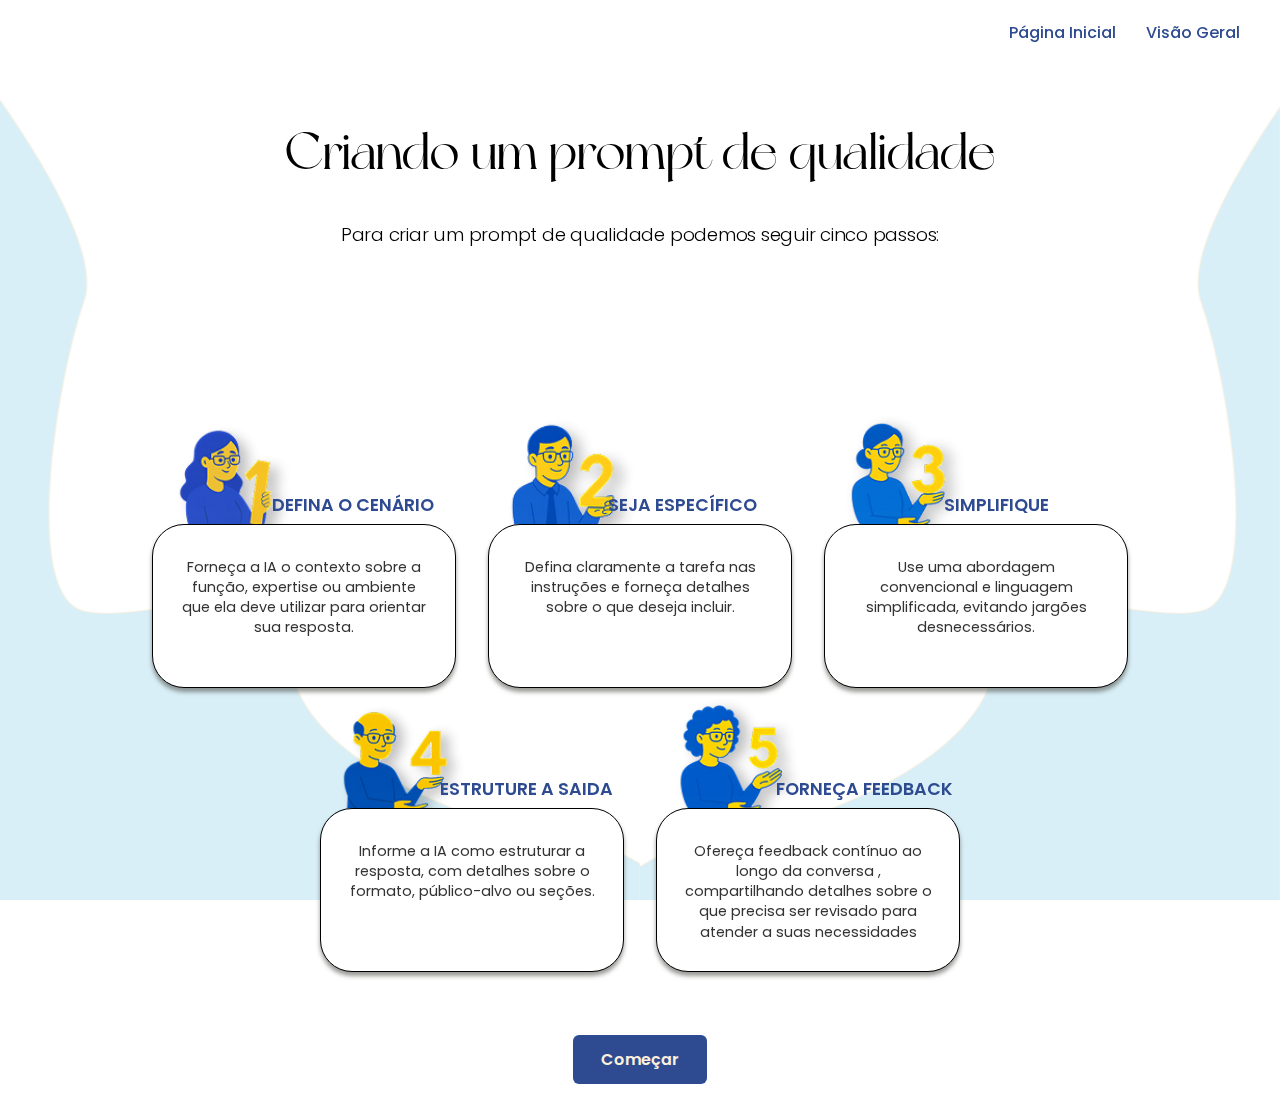
<file: SIte-Prompt-Para-Educadores 1/Prompts educacionais/Tela4/tela4.html>
<!DOCTYPE html>
<html lang="pt-BR">
<head>
    <meta charset="UTF-8">
    <meta name="viewport" content="width=device-width, initial-scale=1.0">
    <title>O que define a qualidade de um prompt?</title>
    <link rel="stylesheet" href="stylesTela4.css">
    <link href="https://fonts.googleapis.com/css2?family=Poppins:wght@300;400;500;600;700&display=swap" rel="stylesheet">
</head>
<body>

    <div class = "efeitoFundoEsquerda-imagem"> 
    </div>
        <div class = "efeitoFundoDireita-imagem"> 
        </div>

        <a href="../Tela5/tela5.html" class="cta-button" id="comecar">Começar</a>

    <div class="container">
        <header class="header">
            <nav class="nav-menu">
                <ul class="nav-links">
                    <li><a href="../TelaInicial/index.html" id="Pagina Inicial">Página Inicial</a></li>
                    <li><a href="../TelaResumoPrompt/resumoPrompt.html" id="criacao">Visão Geral</a></li>
                </ul>
            </nav>
        </header>

        <div class="main-content">
    <div class="content-center">
        <h1 class="title">Criando um prompt de qualidade</h1>
        <p class="subtitle">
            Para criar um prompt de qualidade podemos seguir cinco passos:
        </p>
    </div>
</div>


<div class="retangulos-container">
  <div class="bloco">
    <img src="imgRetangulo1.png" alt="imgRetangulo1" class="icone">
    <h3 class="titulo-retangulo">DEFINA O CENÁRIO</h3>
    <div class="retangulo">
      <p>Forneça a IA o contexto sobre a função, expertise ou ambiente que ela deve utilizar para orientar sua resposta.</p>
    </div>
  </div>

  <div class="bloco">
    <img src="imgRetangulo2.png" alt="imgRetangulo2" class="icone">
    <h3 class="titulo-retangulo">SEJA ESPECÍFICO</h3>
    <div class="retangulo">
      <p>Defina claramente a tarefa nas instruções e forneça detalhes sobre o que deseja incluir.</p>
    </div>
  </div>

  <div class="bloco">
     <img src="imgRetangulo3.png" alt="imgRetangulo3" class="icone">
    <h3 class="titulo-retangulo">SIMPLIFIQUE</h3>
    <div class="retangulo">
      <p>Use uma abordagem convencional e linguagem simplificada, evitando jargões desnecessários.</p>
    </div>
  </div>

  <div class="bloco">
    <img src="imgRetangulo4.png" alt="imgRetangulo4" class="icone">
    <h3 class="titulo-retangulo">ESTRUTURE A SAIDA</h3>
    <div class="retangulo">
      <p>Informe a IA como estruturar a resposta, com detalhes sobre o formato, público-alvo ou seções.</p>
    </div>
  </div>

  <div class="bloco">
    <img src="imgRetangulo5.png" alt="imgRetangulo5" class="icone">
     <h3 class="titulo-retangulo">FORNEÇA FEEDBACK</h3>
    <div class="retangulo">
      <p>Ofereça feedback contínuo ao longo da conversa , compartilhando detalhes sobre o que precisa ser revisado para atender a suas necessidades</p>
    </div>
  </div>
</div>
</body>
</html>
</file>
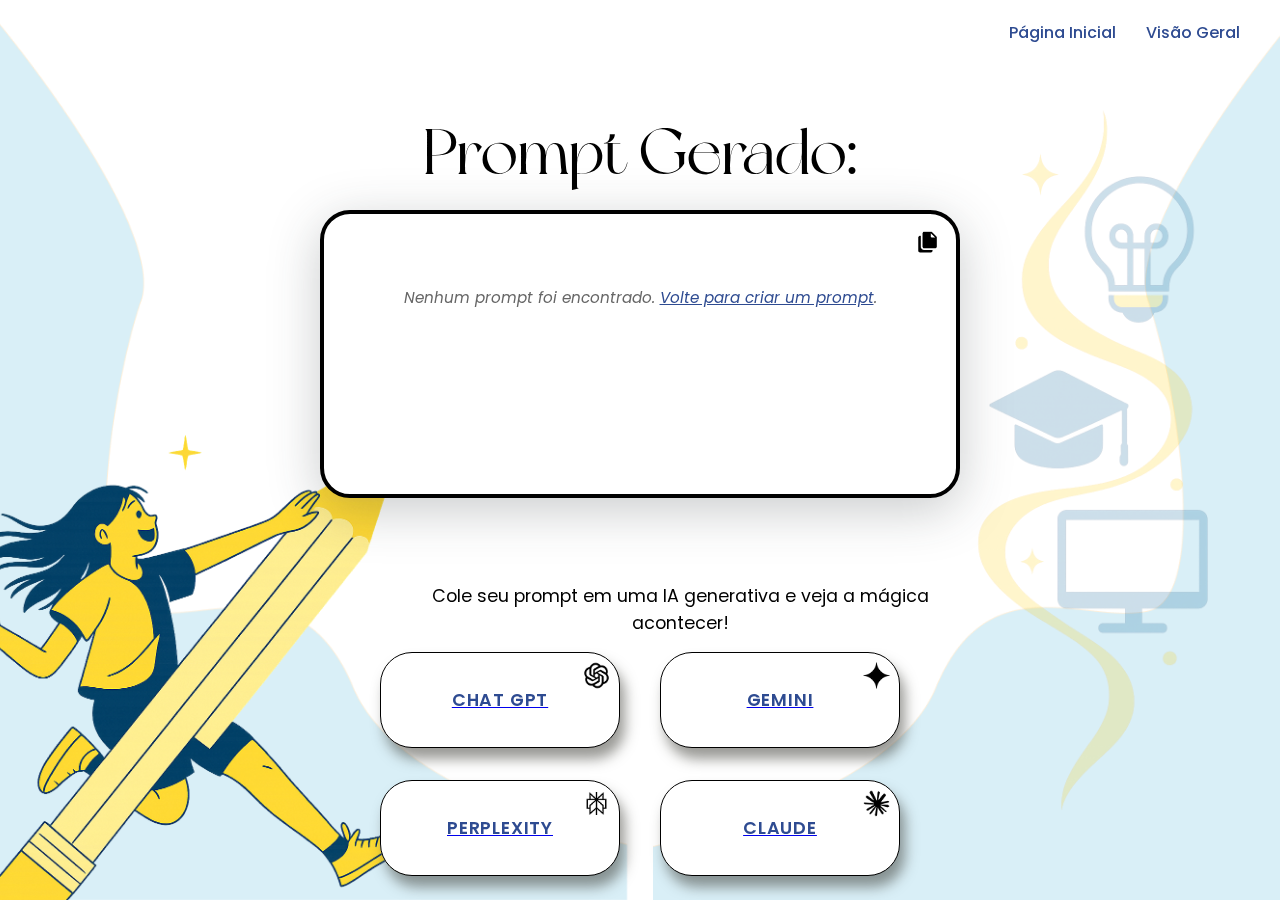
<file: SIte-Prompt-Para-Educadores 1/Prompts educacionais/Tela6/Tela6.html>
<!DOCTYPE html>
<html lang="pt-BR">
<head>
    <meta charset="UTF-8">
    <meta name="viewport" content="width=device-width, initial-scale=1.0">
    <title>Prompt Gerado</title>
    <link rel="stylesheet" href="styles.css">
    <link href="https://fonts.googleapis.com/css2?family=Poppins:wght@300;400;500;600;700&display=swap" rel="stylesheet">
</head>
<body>

    <div class="efeitoFundoEsquerda-imagem"> 
    </div>
    <div class="efeitoFundoDireita-imagem"> 
    </div>

    <div class="container">
        <header class="header">
            <nav class="nav-menu">
                <ul class="nav-links">
                    <li><a href="../TelaInicial/index.html" id="Pagina Inicial">Página Inicial</a></li>
                    <li><a href="../TelaResumoPrompt/resumoPrompt.html" id="criacao">Visão Geral</a></li>
                </ul>
            </nav>
        </header>

        <div class="main-content">
            <div class="content-center">
                <div class="title-retangulo-wrapper">
                    <h1 class="title">Prompt Gerado:</h1>
                    <div class="retangulo">
                        <button class="copiar" onclick="copiarPrompt()" title="Copiar prompt"></button>
                        <div id="promptContent" class="prompt-content">
                            <!-- O conteúdo do prompt será inserido aqui pelo JavaScript -->
                        </div>
                    </div>
                </div>
            </div>
        </div>

        <div class="texto-acima-retangulos">
            <p>Cole seu prompt em uma IA generativa e veja a mágica acontecer!</p>
        </div>

        <div class="retangulos-container">   
            <div class="bloco">     
                <div class="retangulo_ref">
                    <img src="ChatGPT.png" alt="ChatGPT" class="icone">
                    <a href="https://chat.openai.com" target="_blank">
                        <h3 class="titulo-retangulo">CHAT GPT</h3>
                    </a>
                </div>   
            </div>    

            <div class="bloco">     
                <div class="retangulo_ref">
                    <img src="Gemini Ai.png" alt="Gemini" class="icone">
                    <a href="https://gemini.google.com" target="_blank">
                        <h3 class="titulo-retangulo">GEMINI</h3>
                    </a>
                </div>   
            </div>    

            <div class="bloco">     
                <div class="retangulo_ref">
                    <img src="Perplexity.png" alt="Perplexity" class="icone">
                    <a href="https://www.perplexity.ai" target="_blank">
                        <h3 class="titulo-retangulo">PERPLEXITY</h3>
                    </a>
                </div>   
            </div>    

            <div class="bloco">     
                <div class="retangulo_ref">
                    <img src="Claude Ai.png" alt="Claude" class="icone">
                    <a href="https://claude.ai" target="_blank">
                        <h3 class="titulo-retangulo">CLAUDE</h3>
                    </a>
                </div>   
            </div>
        </div>

        <div class="decoracao"></div>
        <div class="decoracao_2"></div>

        <script src="scriptTela6.js"></script>
    </body>
</html>
</file>
<file: SIte-Prompt-Para-Educadores 1/Prompts educacionais/Tela4/stylesTela4.css>
* {
    margin: 0;
    padding: 0;
    box-sizing: border-box;
}

@font-face {
    font-family: 'NewYork';
    src: url('fontes/NewYork PERSONAL USE.otf') format('truetype');
    font-weight: normal;
    font-style: normal;
}

body {
    font-family: 'Poppins', sans-serif;
    min-height: 100vh;
    background: #FFFFFF;
    position: relative;
    overflow-x: hidden;
    -webkit-font-smoothing: antialiased;
    -moz-osx-font-smoothing: grayscale;
    padding-bottom: 4rem;
}

.efeitoFundoEsquerda-imagem {
  position: fixed;
  top: 0;
  left: 0;
  width: 49vw;
  height: 100vh;
  background-image: url('EfeitoFundoEsquerda.png');
  background-size: cover;
  background-repeat: no-repeat;
  background-position: top left;
  z-index: 0;
}

.efeitoFundoDireita-imagem {
  position: fixed;
  top: 0;
  right: 0;
  width: 49vw;  
  height: 100vh;
  background-image: url('EfeitoFundoDireita.png');
  background-size: cover;
  background-repeat: no-repeat;
  background-position: top right;
  z-index: 0;

}

.container {
    position: relative;
    z-index: 2;
    width: 100%;
    min-height: 100vh;
    padding: clamp(16px, 4vw, 40px);
    display: flex;
    flex-direction: column;
}

.header {
    position: absolute;
    top: clamp(12px, 2.5vw, 20px);
    right: clamp(12px, 4vw, 40px);
    z-index: 10;
    width: calc(100% - 2 * clamp(12px, 4vw, 40px));
    display: flex;
    justify-content: flex-end;
}

.nav-links {
    display: flex;
    list-style: none;
    gap: clamp(12px, 3vw, 30px);
    flex-wrap: wrap; /* permite quebrar em telas pequenas */
    align-items: center;
}

.nav-links a {
    text-decoration: none;
    color: #2E4B91;
    font-weight: 500;
    font-size: clamp(0.9rem, 2vw, 1rem);
}

.nav-links a:hover {
    color: #FDF0DD;
}


.main-content {
    display: flex;
    align-items: center;
    justify-content: center;
    flex: 1;
    text-align: center;
    padding-top: 0; 
    min-height: 60vh;
    margin-top: -8rem;
    
}


.content-center {
    width: 100%;
    max-width: 900px;
    display: flex;
    flex-direction: column;
    align-items: center;
    gap: clamp(12px, 2.5vw, 20px);
    margin-top: clamp(0px, 3vw, -100px);
    transform: none; 
    padding: 0 1rem;
}

.title {
  display: flex;
  width: 99.4375rem;
  height: 13.25rem;
  flex-direction: column;
  justify-content: center;
  flex-shrink: 0;
  color: #000;
  text-align: center;
  font-family: NewYork;
  font-size: 3.875rem;
  font-style: normal;
  font-weight: 400;
  line-height: 5rem; /* 85.106% */
  letter-spacing: -0.05875rem;
}

.subtitle{
  width: 59.1875rem;
  color: #000;
  text-align: center;
  font-family: Poppins;
  font-size: -3rem;
  font-style: normal;
  font-weight: 400;
  letter-spacing: -0.015rem;
  transform: translateY(-3rem);
}


.cta-button {
  position: absolute;
  bottom: 1rem; /* distância do fundo da tela */
  left: 50%;
  transform: translateX(-50%);
  font-family: 'Poppins', sans-serif;
  background: #2E4B91;
  color: #FDF0DD;
  padding: clamp(8px, 1.8vw, 12px) clamp(16px, 3.5vw, 30px);
  border-radius: 6px;
  text-decoration: none;
  font-weight: 600;
  font-size: clamp(0.9rem, 1.8vw, 1rem);
  transition: background 0.3s ease, transform 0.12s ease;
  z-index: 999;
}


.cta-button:hover {
    background: #3c5aa6;
    transform: translateX(-50%) translateY(-2px);
}

.retangulos{
  width: 16.4375rem;
  height: 10.25rem;
  flex-shrink: 0;
  border-radius: 2rem;
  border: 1px solid #000;
  background: #FFF;
  box-shadow: 0 4px 4px 0 rgba(54, 53, 45, 0.50);
  backdrop-filter: blur(24.5px);
  align-items: center;
}

.retangulos-container {
  display: flex;
  flex-wrap: wrap;
  justify-content: center;
  gap: 2rem;
  margin: 0 auto;
  padding: 2rem;
  max-width: 100%;
  transform: none;
}

.bloco {
  position: relative;
  flex: 0 0 auto;
  max-width: 21.4375rem;
  display: flex;
  justify-content: center;
  margin-top: 3rem;
}

  .bloco:nth-child(4),
  .bloco:nth-child(5) {
  margin-top: 5.5rem; /* ou o valor que quiser para afastar mais */
}

.retangulo {
  position: relative;
  overflow: hidden; 
  width: 100%;
  padding: 2rem 1.5rem 1.5rem 1.5rem;
  border-radius: 2rem;
  border: 1px solid #000;
  background: #FFF;
  box-shadow: 0 4px 4px rgba(54, 53, 45, 0.5);
  backdrop-filter: blur(24.5px);
  display: flex;
  flex-direction: column;
  align-items: flex-start;
  text-align: center;
  z-index: 2;
  flex-shrink: 0;
  min-height: 10.25rem;
  max-height: 10.25rem;
  
  
}

.icone {
  position: absolute;
  top: -7.3rem;
  left: 0.5rem;
  width: 10.25rem;
  height: 10.5rem;
  z-index: 1;
}
.bloco:nth-child(1) .icone,
.bloco:nth-child(3) .icone,
.bloco:nth-child(5) .icone {
  height: 10rem;
  object-fit: cover; /* mantém o corte bonito */
}

.bloco:nth-child(2) .icone {
  height: 11rem;
  object-fit: cover;
}

.bloco:nth-child(4) .icone {
  height: 9.5rem;
  object-fit: cover;
}

.retangulo h3 {
  font-size: 1.2rem;
  font-weight: 600;
  color: #2E4B91;
  margin-bottom: 1rem;
  margin-top: 2rem;
}

.retangulo p {
  font-size: 1rem;
  color: #333;
  line-height: 1.4;
  max-height: 6rem;
  overflow: hidden;
  font-size: clamp(0.9rem, 1vw, 1rem);
}

.titulo-retangulo {
   text-align: center;
  position: absolute;
  top: -6rem; 
  left: 10rem; 
  font-size: 1.2rem;
  font-weight: 600;
  color: #2E4B91;
  z-index: 2;
  white-space: nowrap;
  top: -2rem;     /* ⬇️ move o título mais pra baixo */
  left: 8rem;
}

@media (max-width: 480px) {
  .title {
    font-size: 1.6rem;
    line-height: 2.2rem;
    width: 100%;
    margin-top: 3.5rem; /* ⬇️ afasta do topo/menu */
    text-align: center;
  }

 .subtitle {
  font-size: 0.85rem;
  width: 90%;
  transform: translateY(-1rem);
  letter-spacing: -0.01rem;
  font-weight: 300;
  margin: 0 auto;
  text-align: center;
}

  .cta-button {
    position: static;
    transform: none;
    margin-top: 2rem;
  }

  .retangulos-container {
    flex-direction: column;
    gap: 1.2rem;
    padding: 1rem;
    align-items: center;
  }

  .bloco {
    max-width: 100%;
    margin-top: 2rem;
  }

  .retangulo {
    padding: 1.5rem;
    min-height: auto;
    max-height: none;
  }

  .icone {
    width: 6rem;
    height: 6rem;
    top: -4.5rem;
    left: 0.5rem;
  }

  .titulo-retangulo {
    font-size: 1rem;
    top: -1rem;
    left: 5.5rem;
  }
}


@media (min-width: 481px) and (max-width: 768px) {
  .title {
    font-size: 2rem;
    line-height: 2.8rem;
    width: 100%;
    margin-top: 4rem; /* ⬇️ afasta do topo/menu */
    text-align: center;
  }

  .subtitle {
  font-size: 1rem;
  width: 90%;
  transform: translateY(-1.5rem);
  letter-spacing: -0.01rem;
  font-weight: 300;
  margin: 0 auto;
  text-align: center;
}

  .retangulos-container {
    gap: 1.5rem;
    padding: 1.5rem;
    flex-wrap: wrap;
    justify-content: center;
  }

  .bloco {
    max-width: 95%;
    margin-top: 2.5rem;
  }

  .retangulo {
    padding: 1.8rem;
    min-height: auto;
    max-height: none;
  }

  .icone {
    width: 7.5rem;
    height: 7.5rem;
    top: -5.5rem;
    left: 1rem;
  }

  .titulo-retangulo {
    font-size: 1.1rem;
    top: -1.5rem;
    left: 6.5rem;
  }
}


/* 💻 Desktop padrão (769px a 1200px) */
@media (min-width: 769px) and (max-width: 1200px) {
  .title {
    font-size: 3rem;
    line-height: 4rem;
    width: 90%;
  }

 .subtitle {
  font-size: 1.3rem;
  width: 80%;
  transform: translateY(-3.5rem);
  letter-spacing: -0.01rem;
  font-weight: 300;
}


  .bloco {
    max-width: 18rem;
  }

  .icone {
    width: 9rem;
    height: 9rem;
    top: -6.5rem;
  }

  .titulo-retangulo {
    font-size: 1.2rem;
    top: -2rem;
    left: 7rem;
  }
}

/* 🖥️ Full HD e maiores (acima de 1200px) */
@media (min-width: 1201px) {
  .title {
    font-size: 3.875rem;
    line-height: 5rem;
    width: 99.4375rem;
  }

  .subtitle {
  font-size: 1.5rem;
  width: 59.1875rem;
  transform: translateY(-4rem);
  letter-spacing: -0.01rem;
  font-weight: 300;
}


  .bloco {
    max-width: 21.4375rem;
  }

  .icone {
    width: 10.25rem;
    height: 10.5rem;
    top: -7.3rem;
  }

  .titulo-retangulo {
    font-size: 1.2rem;
    top: -2rem;
    left: 8rem;
  }
}

/* 🖥️ Telas entre 1200px e 1600px */
@media (min-width: 1200px) and (max-width: 1600px) {
  .title {
    font-size: clamp(2.5rem, 4vw, 3.5rem);
    line-height: clamp(3rem, 5vw, 4.5rem);
    width: 90%;
    margin: 0 auto;
  }

  .bloco {
    max-width: 19rem;
  }

  .icone {
    width: 9.5rem;
    height: 9.5rem;
    top: -6.8rem;
  }

  .titulo-retangulo {
    font-size: 1.1rem;
    top: -2rem;
    left: 7.5rem;
  }

  .efeitoFundoEsquerda-imagem,
  .efeitoFundoDireita-imagem {
    width: 50vw;
    height: 100dvh;
    background-size: cover;
    background-position: center;
  }

  .container {
    padding: 2rem 4vw;
  }

  .cta-button {
    font-size: clamp(0.9rem, 1.5vw, 1rem);
    padding: clamp(8px, 1.5vw, 12px) clamp(16px, 3vw, 28px);
  }
}

/* 🖥️ Telas muito grandes (acima de 1500px) */
@media (min-width: 1500px) {
  .bloco {
    max-width: 22rem;
    margin-top: 3rem;
  }

  .bloco:nth-child(4),
  .bloco:nth-child(5) {
    margin-top: 6.5rem; /* aumenta o espaçamento para compensar o tamanho da tela */
  }

  .icone {
    width: 11rem;
    height: 11rem;
    top: -8rem;
  }

  .titulo-retangulo {
    font-size: 1rem;
    top: -2.2rem;
    left: 9rem;
  }

  .retangulos-container {
    gap: 2.5rem;
    padding: 3rem;
    max-width: 1600px;
    margin: 0 auto;
  }
}

/* 💻 Ajuste do terceiro retângulo para telas entre 770px e 1070px */
@media (min-width: 770px) and (max-width: 1070px) {
  .bloco:nth-child(3) {
    max-width: 90%;
    margin-top: 4rem;
  }

  .bloco:nth-child(3) .icone {
    width: 8.5rem;
    height: 8.5rem;
    top: -6.5rem;
    left: 1rem;
  }

  .bloco:nth-child(3) .titulo-retangulo {
    font-size: 1.1rem;
    top: -1.8rem;
    left: 7rem;
  }

  .bloco:nth-child(3) .retangulo {
    padding: 2rem 1.2rem;
    min-height: 10rem;
    max-height: 10rem;
    font-size: clamp(0.9rem, 1.2vw, 1rem);
  }
}

/* 🖥️ Subtítulo suave e responsivo entre 1200px e 1600px */
@media (min-width: 1200px) and (max-width: 1600px) {
  .subtitle {
    font-size:clamp(calc(0.5rem * 0.8), calc(1.8vw * 0.8), calc(1.7rem * 0.8));
    width: min(88%, 55rem);
    margin: 0 auto;
    transform: translateY(-3.5rem); /* ⬇️ mais abaixo */
    font-weight: 300;
    letter-spacing: -0.015rem;
    font-family: 'Poppins', sans-serif;
    text-align: center;
    color: #000;
  }
}
</file>
<file: SIte-Prompt-Para-Educadores 1/Prompts educacionais/Tela6/styles.css>
* {
    margin: 0;
    padding: 0;
    box-sizing: border-box;
}

@font-face {
    font-family: 'NewYork';
    src: url('fontes/NewYork PERSONAL USE.otf') format('truetype');
    font-weight: normal;
    font-style: normal;
}

body {
    font-family: 'Poppins', sans-serif;
    min-height: 100vh;
    background: #FFFFFF;
    position: relative;
    overflow-x: hidden;
    -webkit-font-smoothing: antialiased;
    -moz-osx-font-smoothing: grayscale;
}

.efeitoFundoEsquerda-imagem {
  position: fixed;
  top: 0;
  left: 0;
  width: 49vw;
  height: 100vh;
  background-image: url('EfeitoFundoEsquerda.png');
  background-size: cover;
  background-repeat: no-repeat;
  background-position: top left;
  z-index: 0;
}

.efeitoFundoDireita-imagem {
  position: fixed;
  top: 0;
  right: 0;
  width: 49vw;  
  height: 100vh;
  background-image: url('EfeitoFundoDireita.png');
  background-size: cover;
  background-repeat: no-repeat;
  background-position: top right;
  z-index: 0;
}

.container {
    position: relative;
    z-index: 2;
    width: 100%;
    min-height: 100vh;
    padding: clamp(16px, 4vw, 40px);
    display: flex;
    flex-direction: column;
}

.header {
    position: absolute;
    top: clamp(12px, 2.5vw, 20px);
    right: clamp(12px, 4vw, 40px);
    z-index: 10;
    width: calc(100% - 2 * clamp(12px, 4vw, 40px));
    display: flex;
    justify-content: flex-end;
}

.nav-links {
    display: flex;
    list-style: none;
    gap: clamp(12px, 3vw, 30px);
    flex-wrap: wrap;
    align-items: center;
}

.decoracao {     
    background-image: url(Decoracao.png);       
    width: 30.875rem;     
    height: 48.3125rem;     
    flex-shrink: 0;     
    aspect-ratio: 2/3;       
    background-size: contain;      
    background-repeat: no-repeat;     
    background-position: center left;     
    position: fixed;
    top: 75%;        
    left: -5%;           
    transform: translateY(-50%);
    z-index: -1;
    
}

.decoracao_2 {
    position: fixed;
    width: 30.875rem;
    height: 48.3125rem;
    aspect-ratio: 2/3;
    top: 50%;
    right: -5%;
    transform: translateY(-50%);
    z-index: -1;
}


.decoracao_2::before {
    content: "";
    position: absolute;
    top: 0;
    left: 0;
    width: 100%;
    height: 100%;
    background-image: url(Decoracao2.png);
    background-size: contain;
    background-repeat: no-repeat;
    background-position: center left;
    opacity: 0.2; /* ajuste aqui a opacidade desejada */
    pointer-events: none; /* evita que a camada bloqueie interações */
    z-index: -1;
}


.nav-links a {
    text-decoration: none;
    color: #2E4B91;
    font-weight: 500;
    font-size: clamp(0.9rem, 2vw, 1rem);
}

.nav-links a:hover {
    color: #FDF0DD;
}

.main-content {
    display: flex;
    align-items: center;
    justify-content: center;
    flex: 1;
    text-align: center;
    padding-top: 0; 
    min-height: 60vh;
    margin-top: -8rem;
    position: relative;
    transform: translateY(5rem);
}

.content-center {
    width: 100%;
    max-width: 900px;
    display: flex;
    flex-direction: column;
    align-items: center;
    gap: clamp(12px, 2.5vw, 20px);
    margin-top: clamp(0px, 3vw, -100px);
    transform: none; 
    padding: 0 1rem;
}

.title {
  display: flex;
  width: 99.4375rem;
  height: 13.25rem;
  flex-direction: column;
  justify-content: center;
  flex-shrink: 0;
  color: #000;
  text-align: center;
  font-family: NewYork;
  font-size: 3.875rem;
  font-style: normal;
  font-weight: 400;
  line-height: 5rem;
  letter-spacing: -0.05875rem;
}

.title-retangulo-wrapper {
  display: flex;
  flex-direction: column;
  align-items: center;
  justify-content: center;
  gap: 2rem;
  width: 100%;
}

.title {
  max-width: 100%;
  width: auto;
  position: relative;
}

.retangulo {
    position: relative;
    width: 35rem;
    height: 16.9375rem;
    flex-shrink: 0;
    border-radius: 1.875rem;
    border: 4px solid #000;
    background: #FFF;
    box-shadow: 0 12px 51.2px 0 rgba(45, 55, 59, 0.26);
    transform: translateY(-5rem);
    display: flex;
    flex-direction: column;
}

.retangulos-container {
    position: relative;
    z-index: 3;
    display: grid;
    grid-template-columns: 1fr 1fr;
    grid-template-rows: 1fr 1fr;
    gap: 2rem;
    max-width: 35rem;
    width: 100%;
    margin: 0 auto;
    transform: translateY(1rem);
    padding: 0 1rem;
}

.bloco {
    display: flex;
    justify-content: center;
    align-items: center;
}

.retangulo_ref {
    width: 15rem;
    height: 6rem;
    border-radius: 2rem;
    border: 1px solid #000;
    background: #FFF;
    box-shadow: 5px 11px 13px 0 rgba(54, 53, 45, 0.50);
    backdrop-filter: blur(24.5px);
    display: flex;
    align-items: center;
    justify-content: center;
    cursor: pointer;
    transition: transform 0.2s ease, box-shadow 0.2s ease;
    position: relative; /* 🔹 Necessário para posicionar o ícone dentro */
}

.icone {
    position: absolute;
    top: 0.5rem;   /* Distância do topo */
    right: 0.5rem; /* Distância da direita */
    width: 1.8rem; /* Ajuste o tamanho conforme necessário */
    height: auto;
}

.retangulo_ref:hover {
    transform: translateY(-2px);
    box-shadow: 0 12px 35px 0 rgba(45, 55, 59, 0.30);
}

.titulo-retangulo {
    color: #2E4B91;
    text-align: center;
    font-family: 'Poppins', sans-serif;
    font-size: 1.1rem;
    font-weight: 600;
    letter-spacing: 0.05rem;
    margin: 0;
}

.texto-acima-retangulos {
    width: 100%;
    text-align: center;
    margin: 0 0 2rem 0;
    max-width: 35rem;
    transform: translateY(-2rem);
    transform: translateX(22.5rem);
    padding: 0 1rem;
}

.texto-acima-retangulos p {
    color: #000;
    font-family: 'Poppins', sans-serif;
    font-size: 1.1rem;
    font-weight: 400;
    line-height: 1.5;
    margin: 0;
    transform: translateY(2rem);
}

.copiar {
    width: 1.625rem;
    height: 1.5625rem;
    background-image: url(iconecopiar.png);
    background-size: contain; 
    background-repeat: no-repeat; 
    background-position: center; 
    display: inline-block; 
    border: none; 
    cursor: pointer; 
    z-index: 10;
    position: absolute;
    right: 1rem;
    top: 1rem;
    background-color: transparent;
    transition: transform 0.2s ease;
}

.copiar:hover {
    transform: scale(1.1);
}

/* Estilos específicos para o conteúdo do prompt */
.prompt-content {
    padding: 1.5rem;
    font-family: 'Poppins', sans-serif;
    font-size: 0.95rem;
    line-height: 1.6;
    color: #333;
    text-align: left;
    white-space: pre-wrap;
    word-wrap: break-word;
    max-height: 12rem;
    overflow-y: auto;
    scrollbar-width: thin;
    scrollbar-color: #2E4B91 #f1f1f1;
    flex: 1;
    margin-top: 1rem;
}

.prompt-content::-webkit-scrollbar {
    width: 6px;
}

.prompt-content::-webkit-scrollbar-track {
    background: #f1f1f1;
    border-radius: 3px;
}

.prompt-content::-webkit-scrollbar-thumb {
    background: #2E4B91;
    border-radius: 3px;
}

.empty-state {
    color: #666;
    font-style: italic;
    text-align: center;
    padding: 2rem;
}

.empty-state a {
    color: #2E4B91;
    text-decoration: underline;
}

/* Telas grandes (desktops acima de 1200px) */
@media (min-width: 1200px) {
  .title {
    font-size: 4rem;
    line-height: 5.2rem;
  }

  .retangulo {
    width: 40rem;
    height: 18rem;
  }
}

/* Telas médias (tablets entre 768px e 1199px) */
@media (max-width: 1199px) {
  .title {
    font-size: 3rem;
    line-height: 4rem;
  }

  .retangulo {
    width: 90%;
    height: auto;
  }

  .retangulos-container {
    grid-template-columns: 1fr;
    grid-template-rows: auto;
  }

  .texto-acima-retangulos {
    transform: none;
    text-align: center;
  }
}

/* Telas pequenas (celulares abaixo de 768px) */
@media (max-width: 767px) {
  .title {
    font-size: 2.2rem;
    line-height: 3rem;
    padding: 0 1rem;
  }

  .retangulo {
    width: 100%;
    height: auto;
    border-width: 2px;
    box-shadow: none;
  }

  .retangulos-container {
    grid-template-columns: 1fr;
    gap: 1rem;
  }

  .retangulo_ref {
    width: 100%;
    height: auto;
    padding: 1rem;
  }

  .icone {
    top: 0.3rem;
    right: 0.3rem;
    width: 1.5rem;
  }

  .texto-acima-retangulos {
    transform: none;
    padding: 0 1rem;
    text-align: center;
  }

  .main-content {
    margin-top: 0;
    transform: none;
    padding: 2rem 1rem;
  }

  .decoracao,
  .decoracao_2 {
    display: none; /* Oculta elementos decorativos em telas pequenas */
  }

  .efeitoFundoEsquerda-imagem,
  .efeitoFundoDireita-imagem {
    display: none; /* Oculta fundos laterais em mobile */
  }
}
</file>
